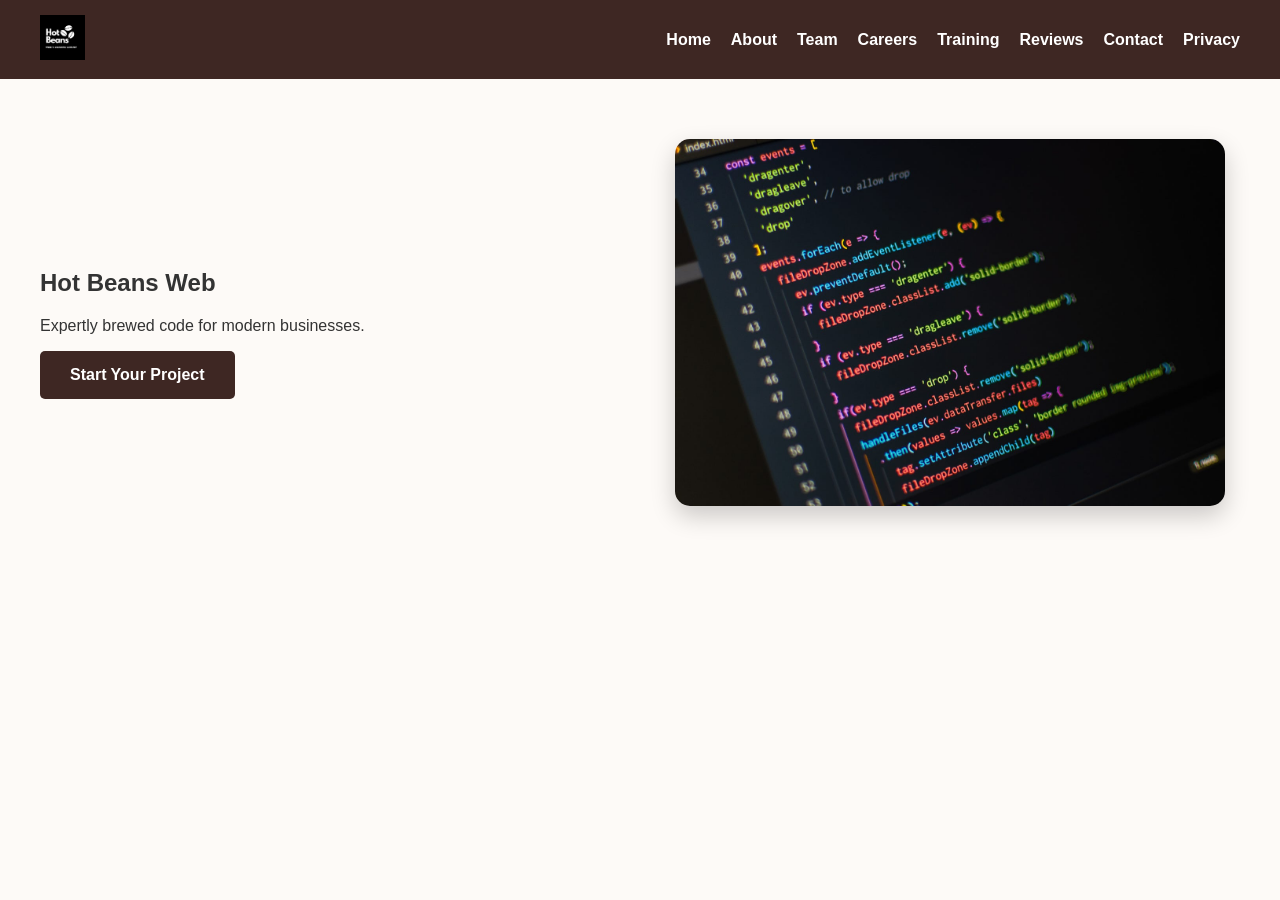
<file: index.html>
<!DOCTYPE html>
<html lang="en">
<head>
    <meta charset="UTF-8">
    <meta name="viewport" content="width=device-width, initial-scale=1.0">
    <title>Home | Hot Beans Web</title>
    <link rel="stylesheet" href="styles.css">
</head>
<body>
    <header>
        <!-- Same navigation as before -->
        <nav class="navbar">
            <div class="logo-side"><img src="images/logo.png" alt="Logo" class="logo"></div>
            <div class="menu-side">
                <input type="checkbox" id="menu-toggle">
                <label for="menu-toggle" class="hamburger"><span></span><span></span><span></span></label>
                <ul class="nav-links">
                    <li><a href="index.html">Home</a></li>
                    <li><a href="about.html">About</a></li>
                    <li><a href="team.html">Team</a></li>
                    <li><a href="careers.html">Careers</a></li>
                    <li><a href="training.html">Training</a></li>
                    <li><a href="reviews.html">Reviews</a></li>
                    <li><a href="contact.html">Contact</a></li>
                    <li><a href="privacy.html">Privacy</a></li>
                </ul>
            </div>
        </nav>
    </header>

    <main>
        <section class="hero-container">
            <div class="hero-content">
                <h1>Hot Beans Web</h1>
                <p>Expertly brewed code for modern businesses.</p>
                <a href="contact.html" class="btn-primary" style="display:inline-block; width:auto; text-decoration:none;">Start Your Project</a>
            </div>
            <!-- The Code Image -->
            <div class="hero-image">
                <img src="images/Code.jpg" alt="Web Development Code" class="main-img">
            </div>
        </section>
    </main>

    <script src="script.js"></script>
</body>
</html>
</file>
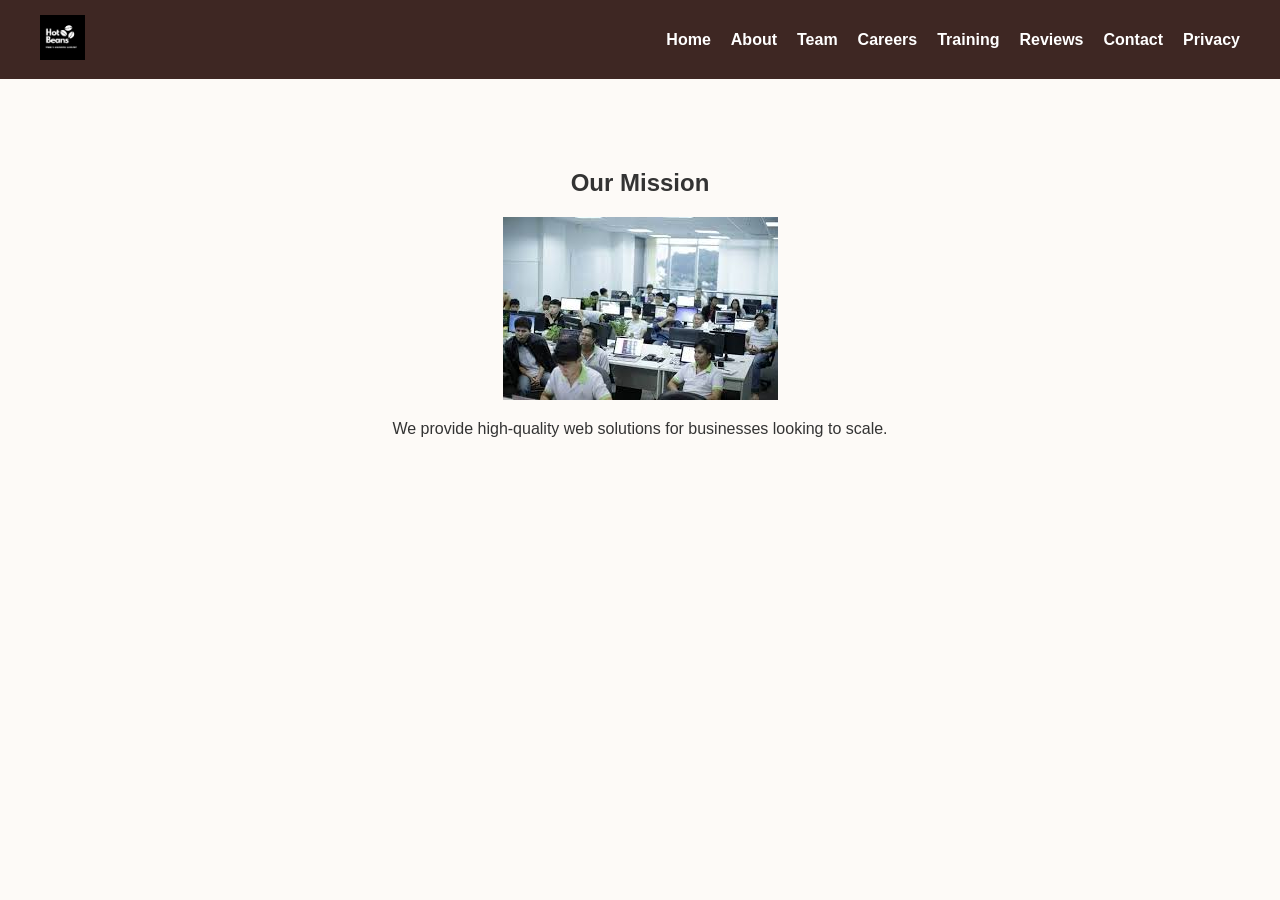
<file: about.html>
<!DOCTYPE html>
<html lang="en">
<head>
    <meta charset="UTF-8"><meta name="viewport" content="width=device-width, initial-scale=1.0">
    <title>About | Hot Beans Web</title>
    <link rel="stylesheet" href="styles.css">
</head>
<body>
    <header>
        <nav class="navbar">
            <div class="logo-side"><img src="images/logo.png" alt="Logo" class="logo"></div>
            <div class="menu-side">
                <input type="checkbox" id="menu-toggle">
                <label for="menu-toggle" class="hamburger"><span></span><span></span><span></span></label>
                <ul class="nav-links">
                    <li><a href="index.html">Home</a></li>
                    <li><a href="about.html">About</a></li>
                    <li><a href="team.html">Team</a></li>
                    <li><a href="careers.html">Careers</a></li>
                    <li><a href="training.html">Training</a></li>
                    <li><a href="reviews.html">Reviews</a></li>
                    <li><a href="contact.html">Contact</a></li>
                    <li><a href="privacy.html">Privacy</a></li>
                </ul>
            </div>
        </nav>
    </header>
    <section>
        <h2>Our Mission</h2>
        <img src="images/about.jpg" alt="About" class="featured-image">
        <p>We provide high-quality web solutions for businesses looking to scale.</p>
    </section>
    <script src="script.js"></script>
</body>
</html>
</file>
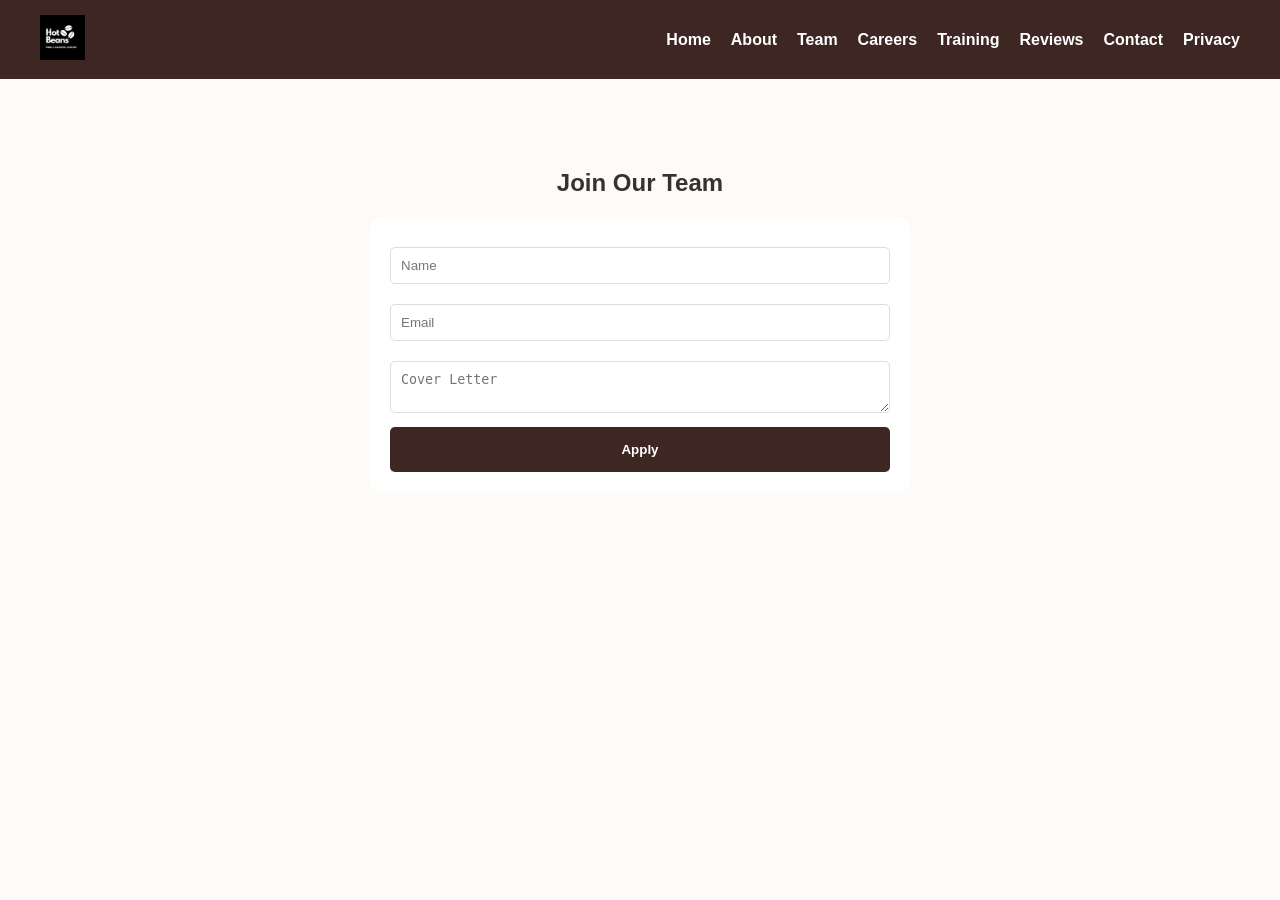
<file: careers.html>
<!DOCTYPE html>
<html lang="en">
<head>
    <meta charset="UTF-8"><meta name="viewport" content="width=device-width, initial-scale=1.0">
    <title>Careers | Hot Beans Web</title>
    <link rel="stylesheet" href="styles.css">
</head>
<body>
    <header>
        <nav class="navbar">
            <div class="logo-side"><img src="images/logo.png" alt="Logo" class="logo"></div>
            <div class="menu-side">
                <input type="checkbox" id="menu-toggle">
                <label for="menu-toggle" class="hamburger"><span></span><span></span><span></span></label>
                <ul class="nav-links">
                    <li><a href="index.html">Home</a></li>
                    <li><a href="about.html">About</a></li>
                    <li><a href="team.html">Team</a></li>
                    <li><a href="careers.html">Careers</a></li>
                    <li><a href="training.html">Training</a></li>
                    <li><a href="reviews.html">Reviews</a></li>
                    <li><a href="contact.html">Contact</a></li>
                    <li><a href="privacy.html">Privacy</a></li>
                </ul>
            </div>
        </nav>
    </header>
    <section>
        <h2>Join Our Team</h2>
        <div class="form-container">
            <form><input type="text" placeholder="Name" required><input type="email" placeholder="Email" required><textarea placeholder="Cover Letter"></textarea><button type="submit" class="btn-primary">Apply</button></form>
        </div>
    </section>
    <script src="script.js"></script>
</body>
</html>
</file>
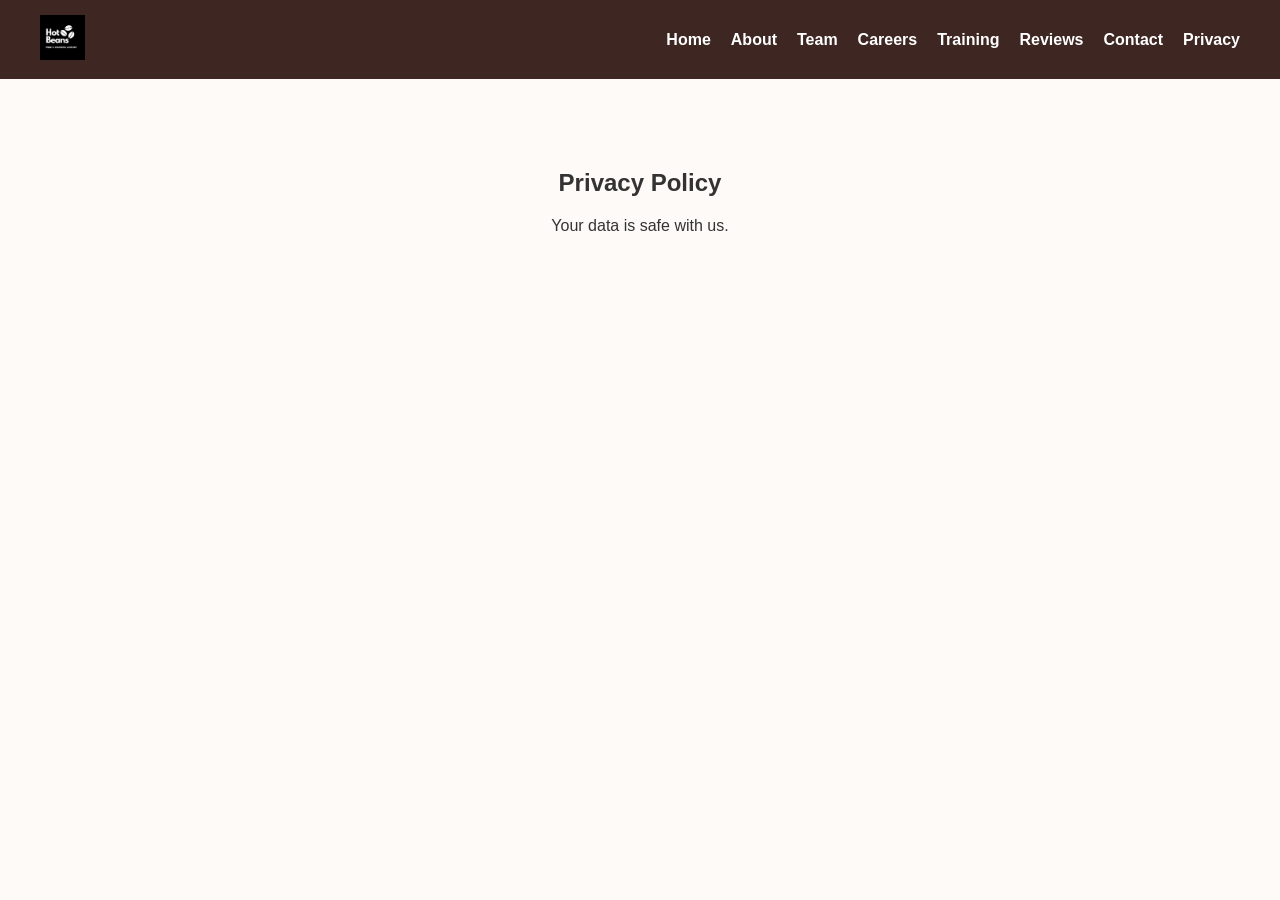
<file: privacy.html>
<!DOCTYPE html>
<html lang="en">
<head>
    <meta charset="UTF-8"><meta name="viewport" content="width=device-width, initial-scale=1.0">
    <title>Privacy | Hot Beans Web</title>
    <link rel="stylesheet" href="styles.css">
</head>
<body>
    <header>
        <nav class="navbar">
            <div class="logo-side"><img src="images/logo.png" alt="Logo" class="logo"></div>
            <div class="menu-side">
                <input type="checkbox" id="menu-toggle">
                <label for="menu-toggle" class="hamburger"><span></span><span></span><span></span></label>
                <ul class="nav-links">
                    <li><a href="index.html">Home</a></li>
                    <li><a href="about.html">About</a></li>
                    <li><a href="team.html">Team</a></li>
                    <li><a href="careers.html">Careers</a></li>
                    <li><a href="training.html">Training</a></li>
                    <li><a href="reviews.html">Reviews</a></li>
                    <li><a href="contact.html">Contact</a></li>
                    <li><a href="privacy.html">Privacy</a></li>
                </ul>
            </div>
        </nav>
    </header>
    <section>
        <h2>Privacy Policy</h2>
        <p>Your data is safe with us.</p>
    </section>
    <script src="script.js"></script>
</body>
</html>
</file>
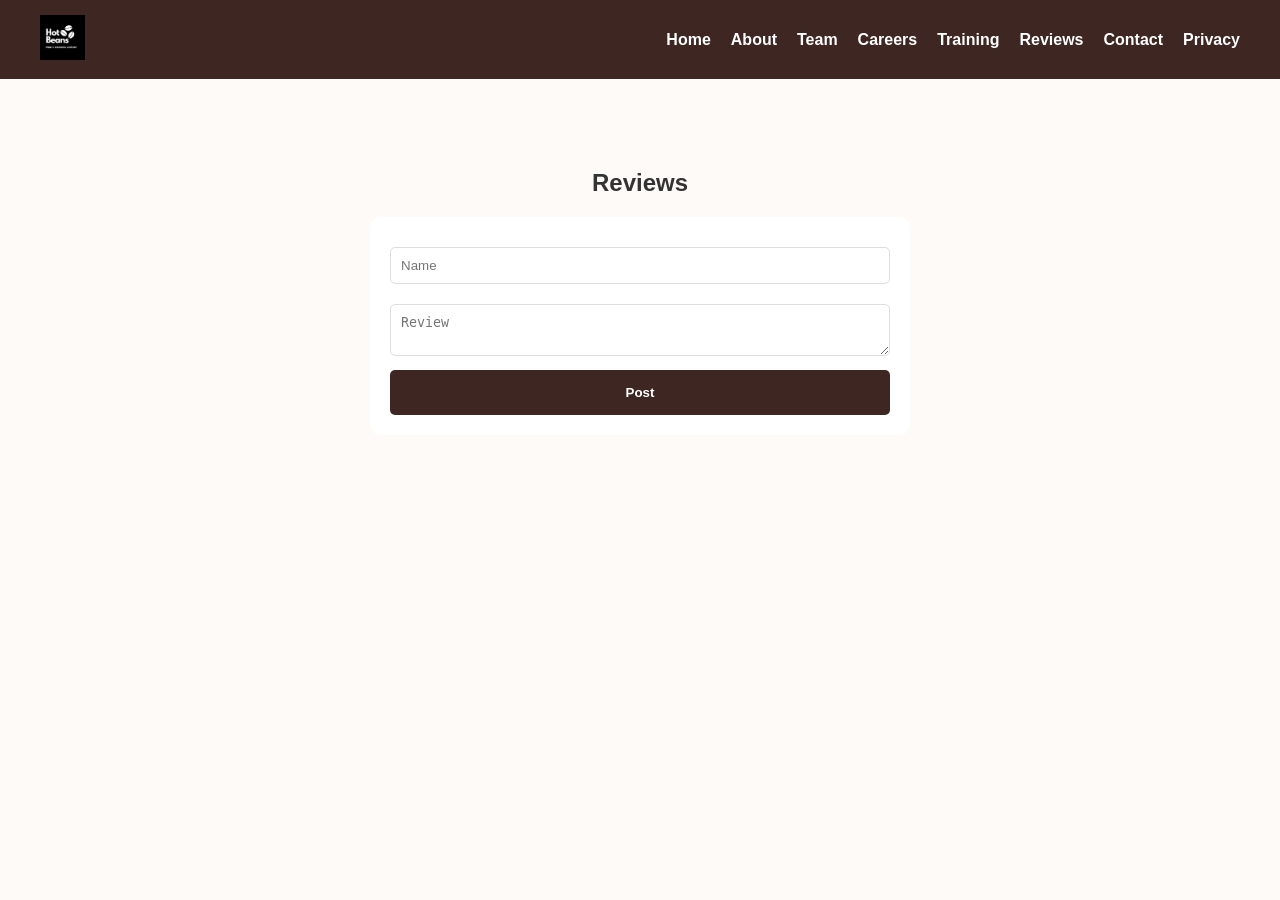
<file: reviews.html>
<!DOCTYPE html>
<html lang="en">
<head>
    <meta charset="UTF-8"><meta name="viewport" content="width=device-width, initial-scale=1.0">
    <title>Reviews | Hot Beans Web</title>
    <link rel="stylesheet" href="styles.css">
</head>
<body>
    <header>
        <nav class="navbar">
            <div class="logo-side"><img src="images/logo.png" alt="Logo" class="logo"></div>
            <div class="menu-side">
                <input type="checkbox" id="menu-toggle">
                <label for="menu-toggle" class="hamburger"><span></span><span></span><span></span></label>
                <ul class="nav-links">
                    <li><a href="index.html">Home</a></li>
                    <li><a href="about.html">About</a></li>
                    <li><a href="team.html">Team</a></li>
                    <li><a href="careers.html">Careers</a></li>
                    <li><a href="training.html">Training</a></li>
                    <li><a href="reviews.html">Reviews</a></li>
                    <li><a href="contact.html">Contact</a></li>
                    <li><a href="privacy.html">Privacy</a></li>
                </ul>
            </div>
        </nav>
    </header>
    <section>
        <h2>Reviews</h2>
        <div class="form-container">
            <form id="review-form"><input type="text" id="reviewer-name" placeholder="Name"><textarea id="reviewer-text" placeholder="Review"></textarea><button type="submit" class="btn-primary">Post</button></form>
        </div>
        <div id="review-list"></div>
    </section>
    <script src="script.js"></script>
</body>
</html>
</file>
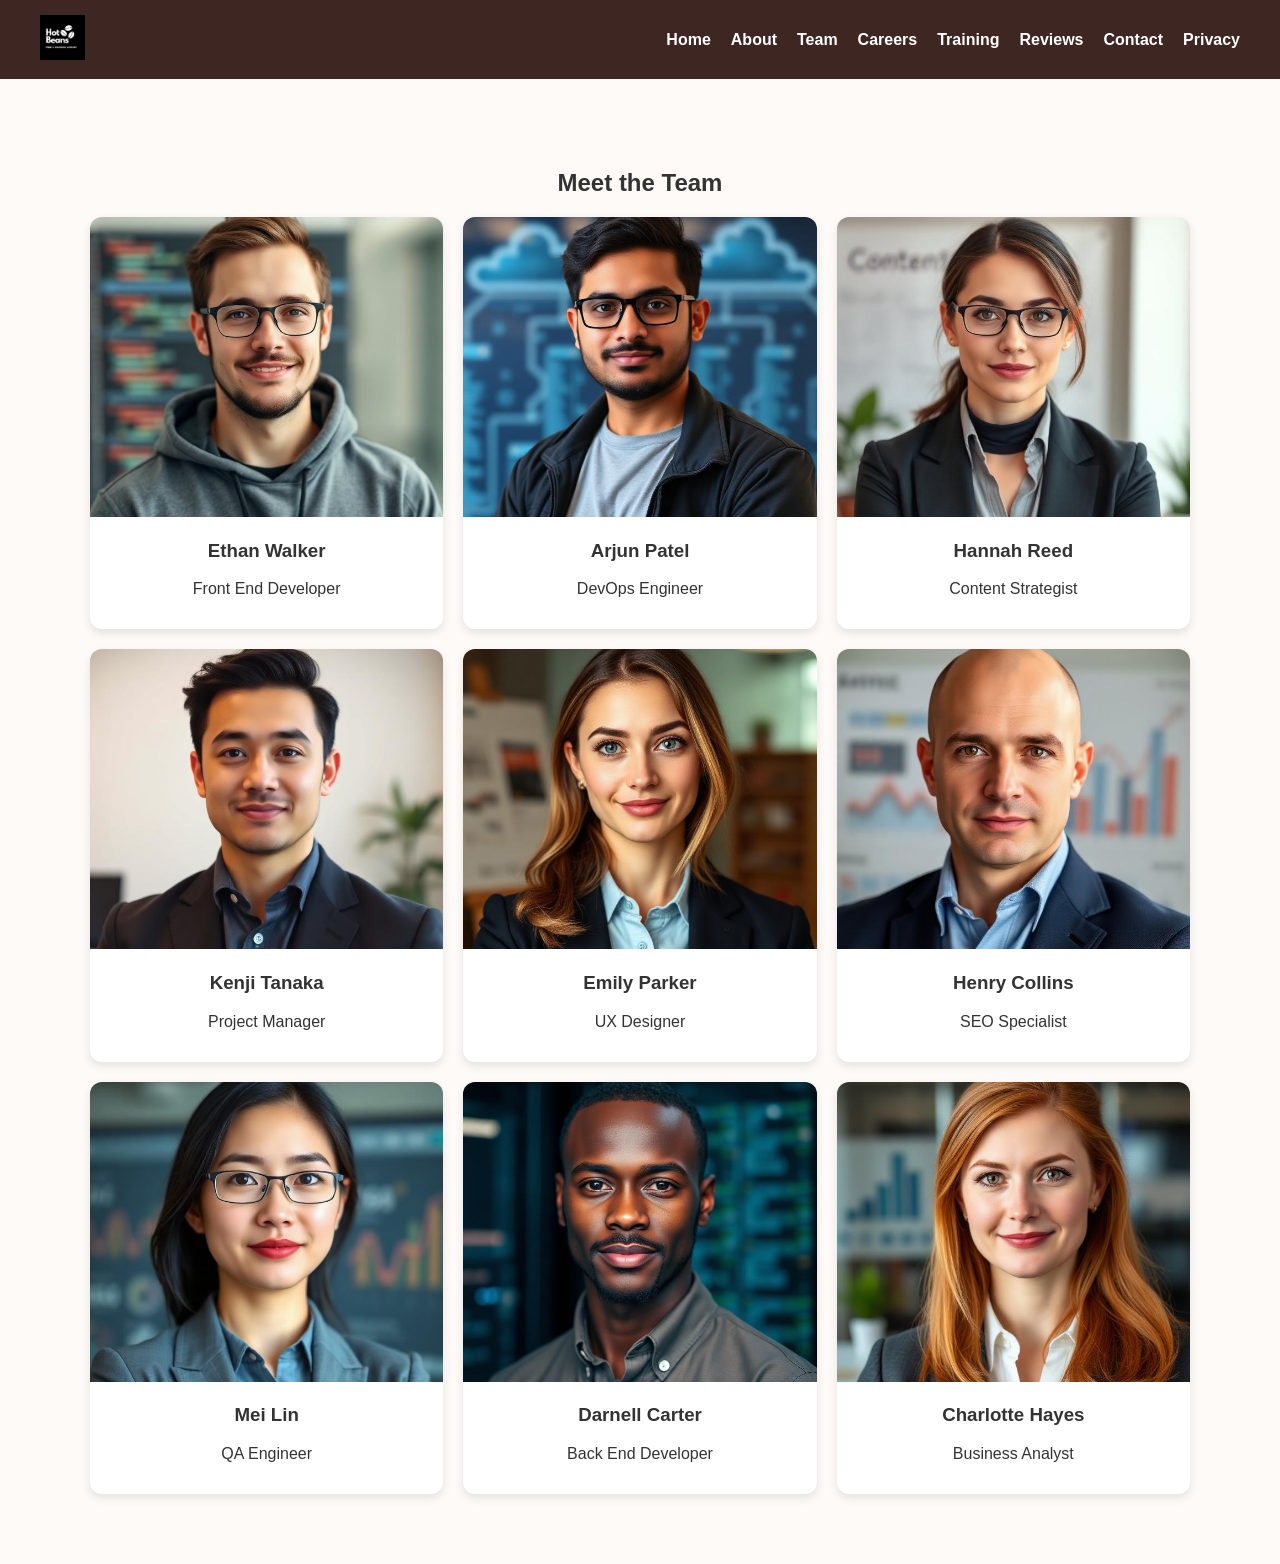
<file: team.html>
<!DOCTYPE html>
<html lang="en">
<head>
    <meta charset="UTF-8"><meta name="viewport" content="width=device-width, initial-scale=1.0">
    <title>Team | Hot Beans Web</title>
    <link rel="stylesheet" href="styles.css">
</head>
<body>
    <header>
        <nav class="navbar">
            <div class="logo-side"><img src="images/logo.png" alt="Logo" class="logo"></div>
            <div class="menu-side">
                <input type="checkbox" id="menu-toggle">
                <label for="menu-toggle" class="hamburger"><span></span><span></span><span></span></label>
                <ul class="nav-links">
                    <li><a href="index.html">Home</a></li>
                    <li><a href="about.html">About</a></li>
                    <li><a href="team.html">Team</a></li>
                    <li><a href="careers.html">Careers</a></li>
                    <li><a href="training.html">Training</a></li>
                    <li><a href="reviews.html">Reviews</a></li>
                    <li><a href="contact.html">Contact</a></li>
                    <li><a href="privacy.html">Privacy</a></li>
                </ul>
            </div>
        </nav>
    </header>
    <section>
        <h2>Meet the Team</h2>
        <div class="team-grid">
            <div class="card"><img src="images/Front End Developer pfp.jpg"><h3>Ethan Walker</h3><p>Front End Developer</p></div>
            <div class="card"><img src="images/DevOps Engineer pfp.jpg"><h3>Arjun Patel</h3><p>DevOps Engineer</p></div>
            <div class="card"><img src="images/Content Strategist pfp.jpg"><h3>Hannah Reed</h3><p>Content Strategist</p></div>
            <div class="card"><img src="images/Project Manager pfp.jpg"><h3>Kenji Tanaka</h3><p>Project Manager</p></div>
            <div class="card"><img src="images/UX Designer pfp.jpg"><h3>Emily Parker</h3><p>UX Designer</p></div>
            <div class="card"><img src="images/SEO Specialist pfp.jpg"><h3>Henry Collins</h3><p>SEO Specialist</p></div>
            <div class="card"><img src="images/QA Engineer pfp.jpg"><h3>Mei Lin</h3><p>QA Engineer</p></div>
            <div class="card"><img src="images/Back End Developer pfp.jpg"><h3>Darnell Carter</h3><p>Back End Developer</p></div>
            <div class="card"><img src="images/Business Analyst pfp.jpg"><h3>Charlotte Hayes</h3><p>Business Analyst</p></div>
        </div>
    </section>
    <script src="script.js"></script>
</body>
</html>
</file>
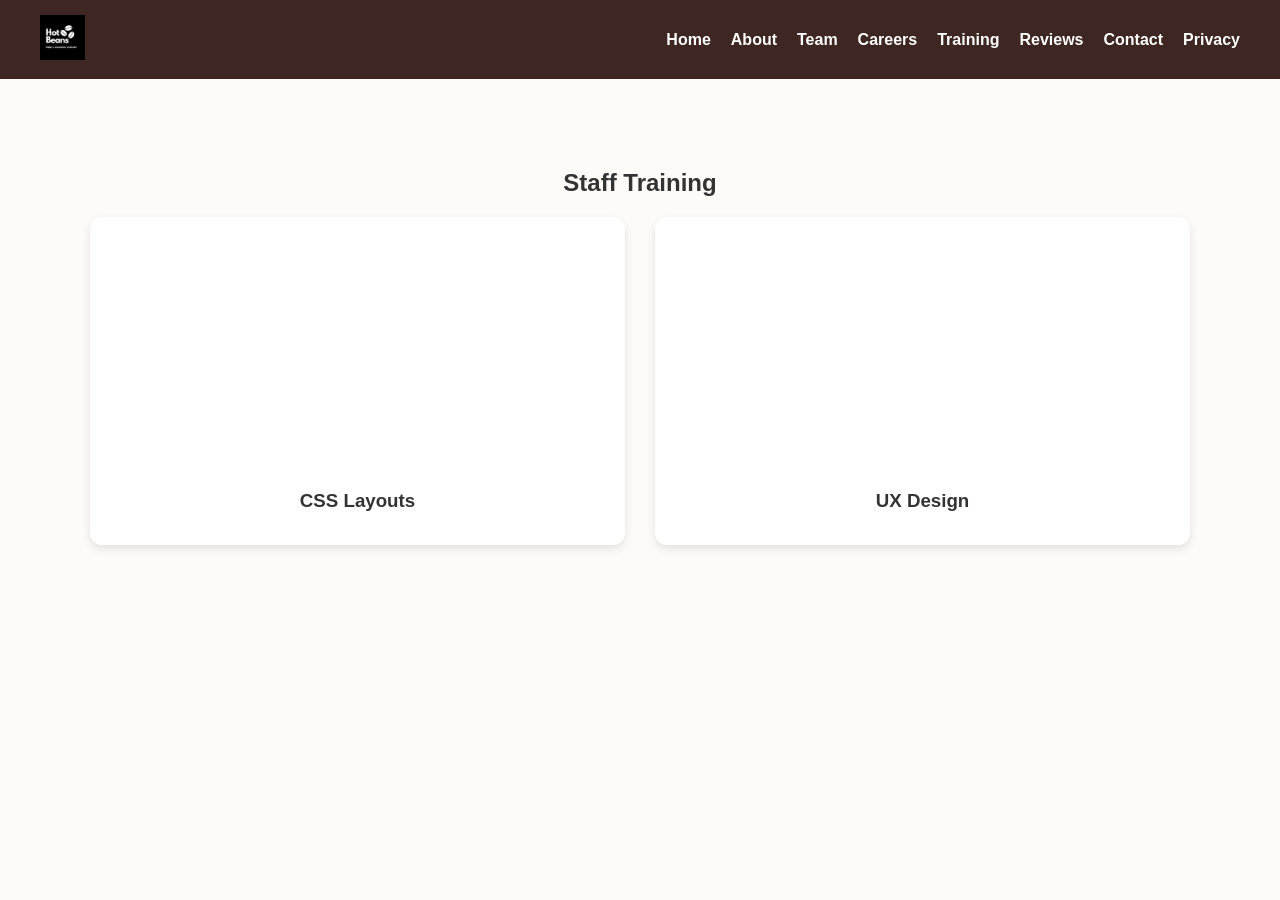
<file: training.html>
<!DOCTYPE html>
<html lang="en">
<head>
    <meta charset="UTF-8"><meta name="viewport" content="width=device-width, initial-scale=1.0">
    <title>Training | Hot Beans Web</title>
    <link rel="stylesheet" href="styles.css">
</head>
<body>
    <header>
        <nav class="navbar">
            <div class="logo-side"><img src="images/logo.png" alt="Logo" class="logo"></div>
            <div class="menu-side">
                <input type="checkbox" id="menu-toggle">
                <label for="menu-toggle" class="hamburger"><span></span><span></span><span></span></label>
                <ul class="nav-links">
                    <li><a href="index.html">Home</a></li>
                    <li><a href="about.html">About</a></li>
                    <li><a href="team.html">Team</a></li>
                    <li><a href="careers.html">Careers</a></li>
                    <li><a href="training.html">Training</a></li>
                    <li><a href="reviews.html">Reviews</a></li>
                    <li><a href="contact.html">Contact</a></li>
                    <li><a href="privacy.html">Privacy</a></li>
                </ul>
            </div>
        </nav>
    </header>
    <section>
        <h2>Staff Training</h2>
        <div class="video-grid">
            <div class="card"><iframe width="100%" height="250" src="https://www.youtube.com/embed/brap7oBm_4c" frameborder="0"></iframe><h3>CSS Layouts</h3></div>
            <div class="card"><iframe width="100%" height="250" src="https://www.youtube.com/embed/dQw4w9WgXcQ" frameborder="0"></iframe><h3>UX Design</h3></div>
        </div>
    </section>
    <script src="script.js"></script>
</body>
</html>
</file>
<file: styles.css>
:root { --primary: #3e2723; --accent: #d4a373; --cream: #fdfaf7; }
body { font-family: sans-serif; margin: 0; background: var(--cream); color: #333; }
header { background: var(--primary); padding: 15px 0; position: sticky; top: 0; z-index: 1000; }
.navbar { display: flex; justify-content: space-between; align-items: center; max-width: 1200px; margin: 0 auto; padding: 0 20px; }
.logo { height: 45px; }
.nav-links { display: flex; list-style: none; gap: 20px; margin: 0; padding: 0; }
.nav-links a { color: white; text-decoration: none; font-weight: bold; }
#menu-toggle { display: none; }
.hamburger { display: none; cursor: pointer; flex-direction: column; gap: 5px; }
.hamburger span { width: 30px; height: 4px; background: white; border-radius: 2px; }
@media (max-width: 950px) {
    .hamburger { display: flex; }
    .nav-links { display: none; position: absolute; top: 100%; left: 0; width: 100%; background: var(--primary); flex-direction: column; padding: 20px 0; }
    #menu-toggle:checked ~ .nav-links { display: flex; }
}
section { max-width: 1100px; margin: 50px auto; padding: 20px; text-align: center; }
.team-grid { display: grid; grid-template-columns: repeat(auto-fit, minmax(280px, 1fr)); gap: 20px; }
.video-grid { display: grid; grid-template-columns: repeat(auto-fit, minmax(400px, 1fr)); gap: 30px; }
.card { background: white; border-radius: 12px; overflow: hidden; box-shadow: 0 4px 10px rgba(0,0,0,0.1); padding-bottom: 15px; }
.card img { width: 100%; height: 300px; object-fit: cover; }
.form-container { background: white; padding: 20px; border-radius: 10px; max-width: 500px; margin: 0 auto; }
input, textarea { width: 100%; padding: 10px; margin: 10px 0; border: 1px solid #ddd; border-radius: 5px; box-sizing: border-box; }
.btn-primary { background: var(--primary); color: white; padding: 15px 30px; border: none; cursor: pointer; font-weight: bold; width: 100%; border-radius: 5px; }
/* --- Home Page Hero Image Styling --- */

.hero-container {
    display: flex;
    align-items: center;
    justify-content: space-between;
    gap: 40px;
    max-width: 1200px;
    margin: 40px auto;
    padding: 20px;
}

.hero-content {
    flex: 1;
    text-align: left;
}

.hero-image {
    flex: 1;
}

.main-img {
    width: 100%;
    max-width: 550px; /* Limits the size so it doesn't overwhelm the page */
    border-radius: 15px; /* Smooths the corners */
    box-shadow: 0 10px 25px rgba(0,0,0,0.2); /* Adds depth */
    transition: transform 0.3s ease; /* Makes it interactive */
}

.main-img:hover {
    transform: scale(1.02); /* Slight zoom effect when hovered */
}

/* Mobile Fix: Stacks the text and image so they don't squash */
@media (max-width: 950px) {
    .hero-container {
        flex-direction: column;
        text-align: center;
    }
    .hero-content {
        order: 2; /* Text goes second */
    }
    .hero-image {
        order: 1; /* Image goes first on phones */
    }
}
</file>
